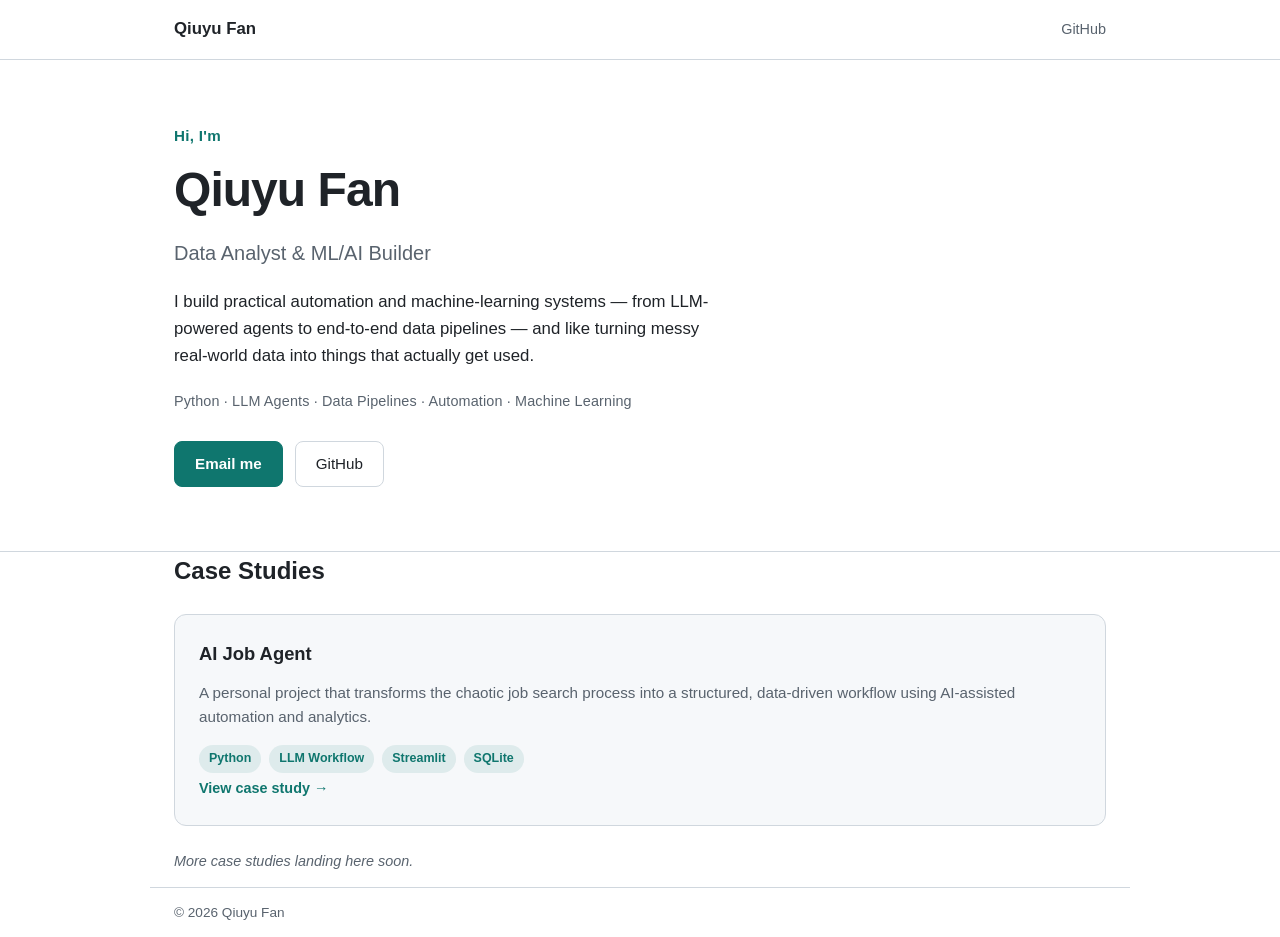
<file: index.html>
<!DOCTYPE html>
<html lang="en">
<head>
  <meta charset="UTF-8">
  <meta name="viewport" content="width=device-width, initial-scale=1.0">
  <title>Qiuyu Fan — Data Analyst &amp; ML/AI Builder</title>
  <meta name="description" content="Portfolio of Qiuyu Fan — data analyst and builder of practical AI/ML automation projects.">
  <link rel="stylesheet" href="css/style.css">
</head>
<body>

  <nav class="topnav">
    <div class="container topnav-inner">
      <a href="index.html" class="brand">Qiuyu Fan</a>
      <a href="https://github.com/qiuyufan" class="topnav-link" target="_blank" rel="noopener">GitHub</a>
    </div>
  </nav>

  <header class="hero">
    <div class="container">
      <p class="eyebrow">Hi, I'm</p>
      <h1>Qiuyu Fan</h1>
      <p class="role">Data Analyst &amp; ML/AI Builder</p>
      <p class="lede">
        I build practical automation and machine-learning systems — from LLM-powered
        agents to end-to-end data pipelines — and like turning messy real-world
        data into things that actually get used.
      </p>
      <p class="stack-strip">Python · LLM Agents · Data Pipelines · Automation · Machine Learning</p>
      <div class="links">
        <a href="mailto:james.fanqiuyu@gmail.com" class="btn btn-primary">Email me</a>
        <a href="https://github.com/qiuyufan" class="btn" target="_blank" rel="noopener">GitHub</a>
      </div>
    </div>
  </header>

  <main class="container">
    <section id="projects">
      <h2>Case Studies</h2>
      <div class="grid">
        <a class="project-card" href="projects/job-agent.html">
          <h3>AI Job Agent</h3>
          <p>
            A personal project that transforms the chaotic job search process
            into a structured, data-driven workflow using AI-assisted
            automation and analytics.
          </p>
          <ul class="tags">
            <li>Python</li>
            <li>LLM Workflow</li>
            <li>Streamlit</li>
            <li>SQLite</li>
          </ul>
          <span class="card-cta">View case study →</span>
        </a>
      </div>
      <p class="more-note">More case studies landing here soon.</p>
    </section>
  </main>

  <footer class="container">
    <p>&copy; <span id="year"></span> Qiuyu Fan</p>
  </footer>

  <script>
    document.getElementById('year').textContent = new Date().getFullYear();
  </script>
</body>
</html>
</file>
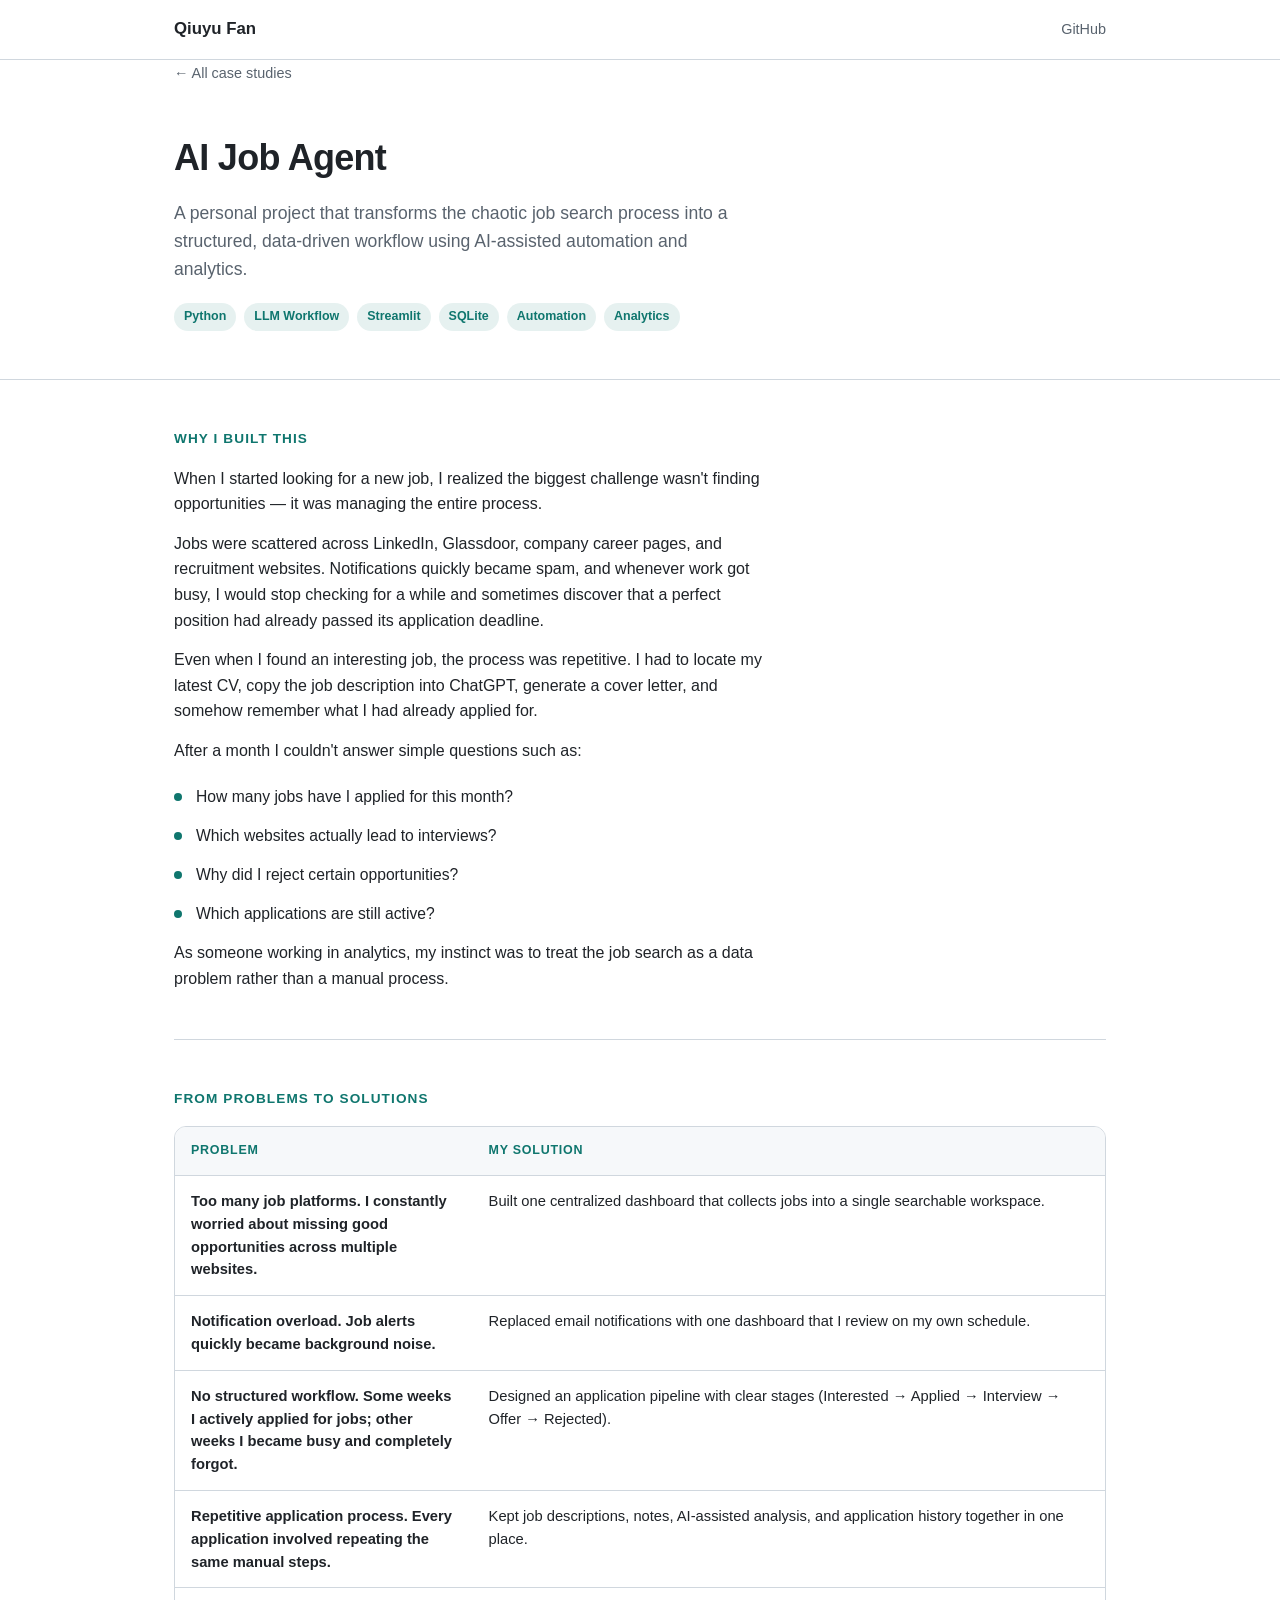
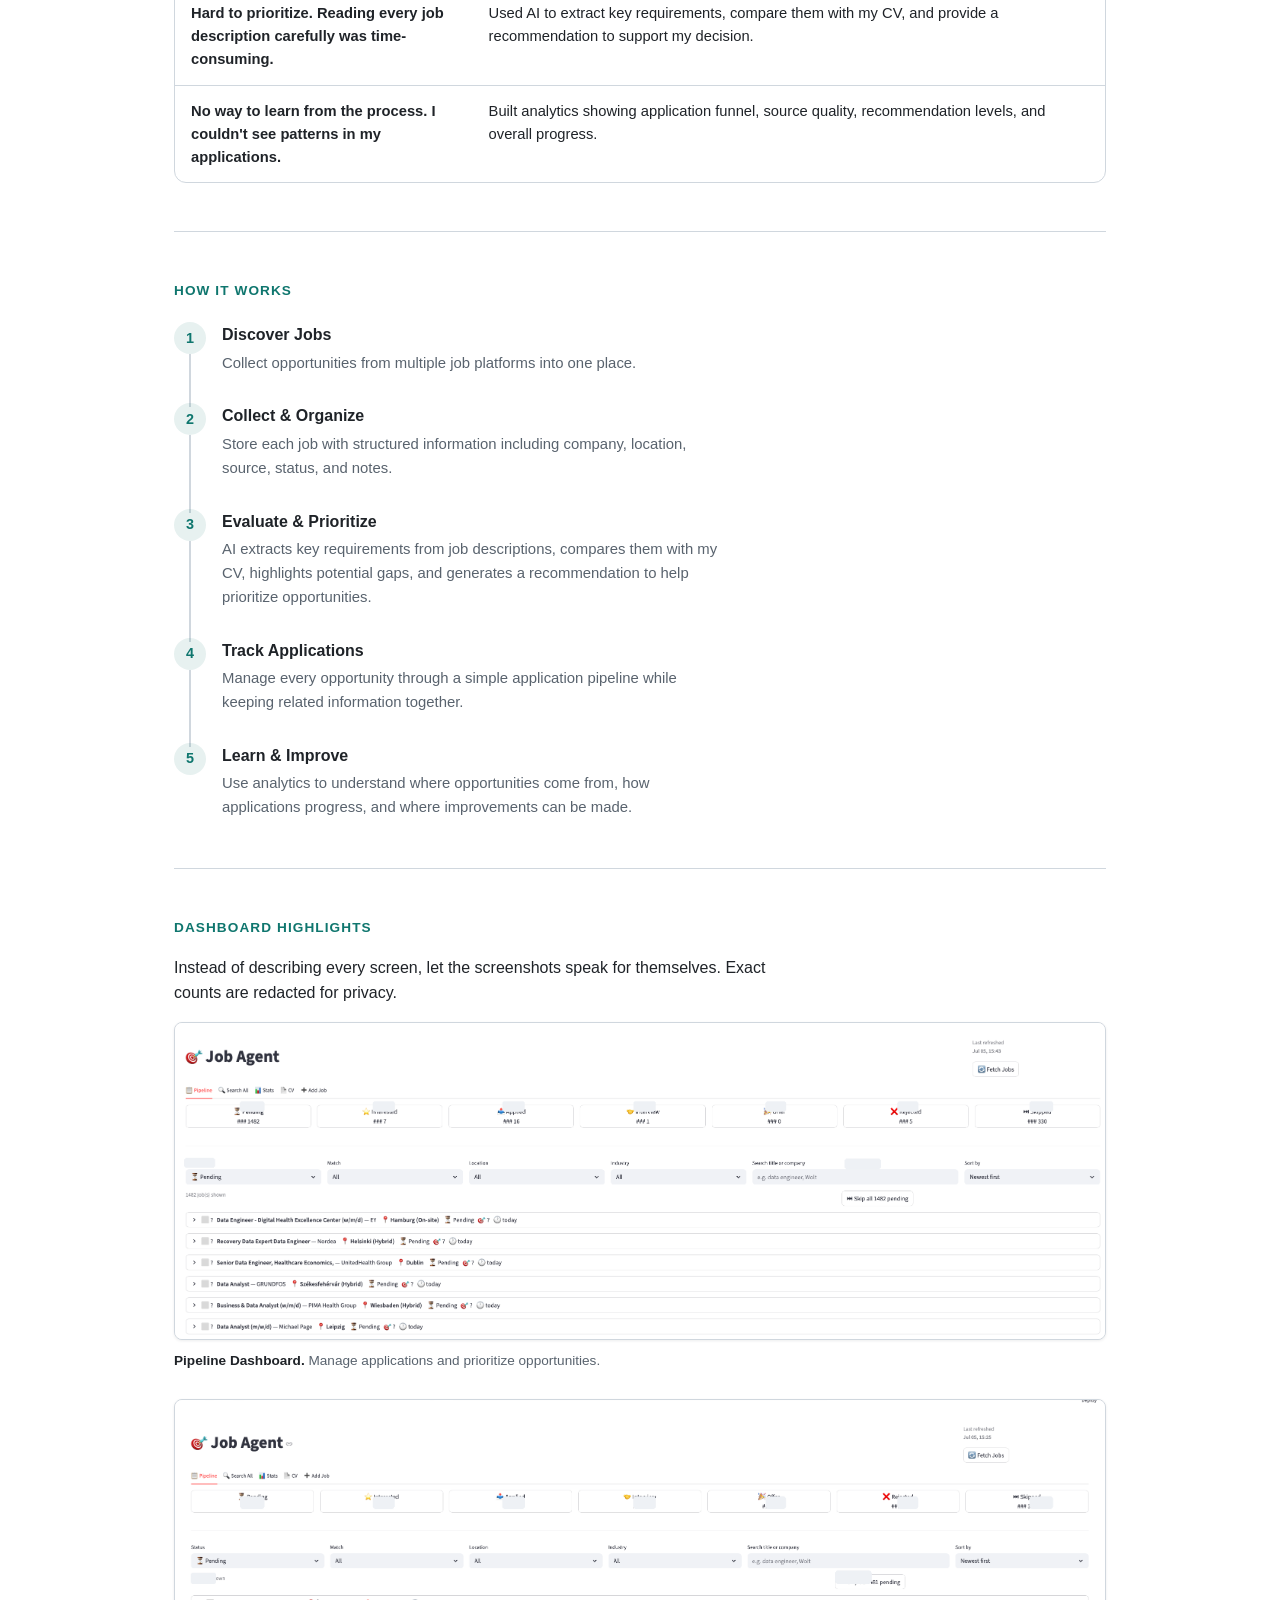
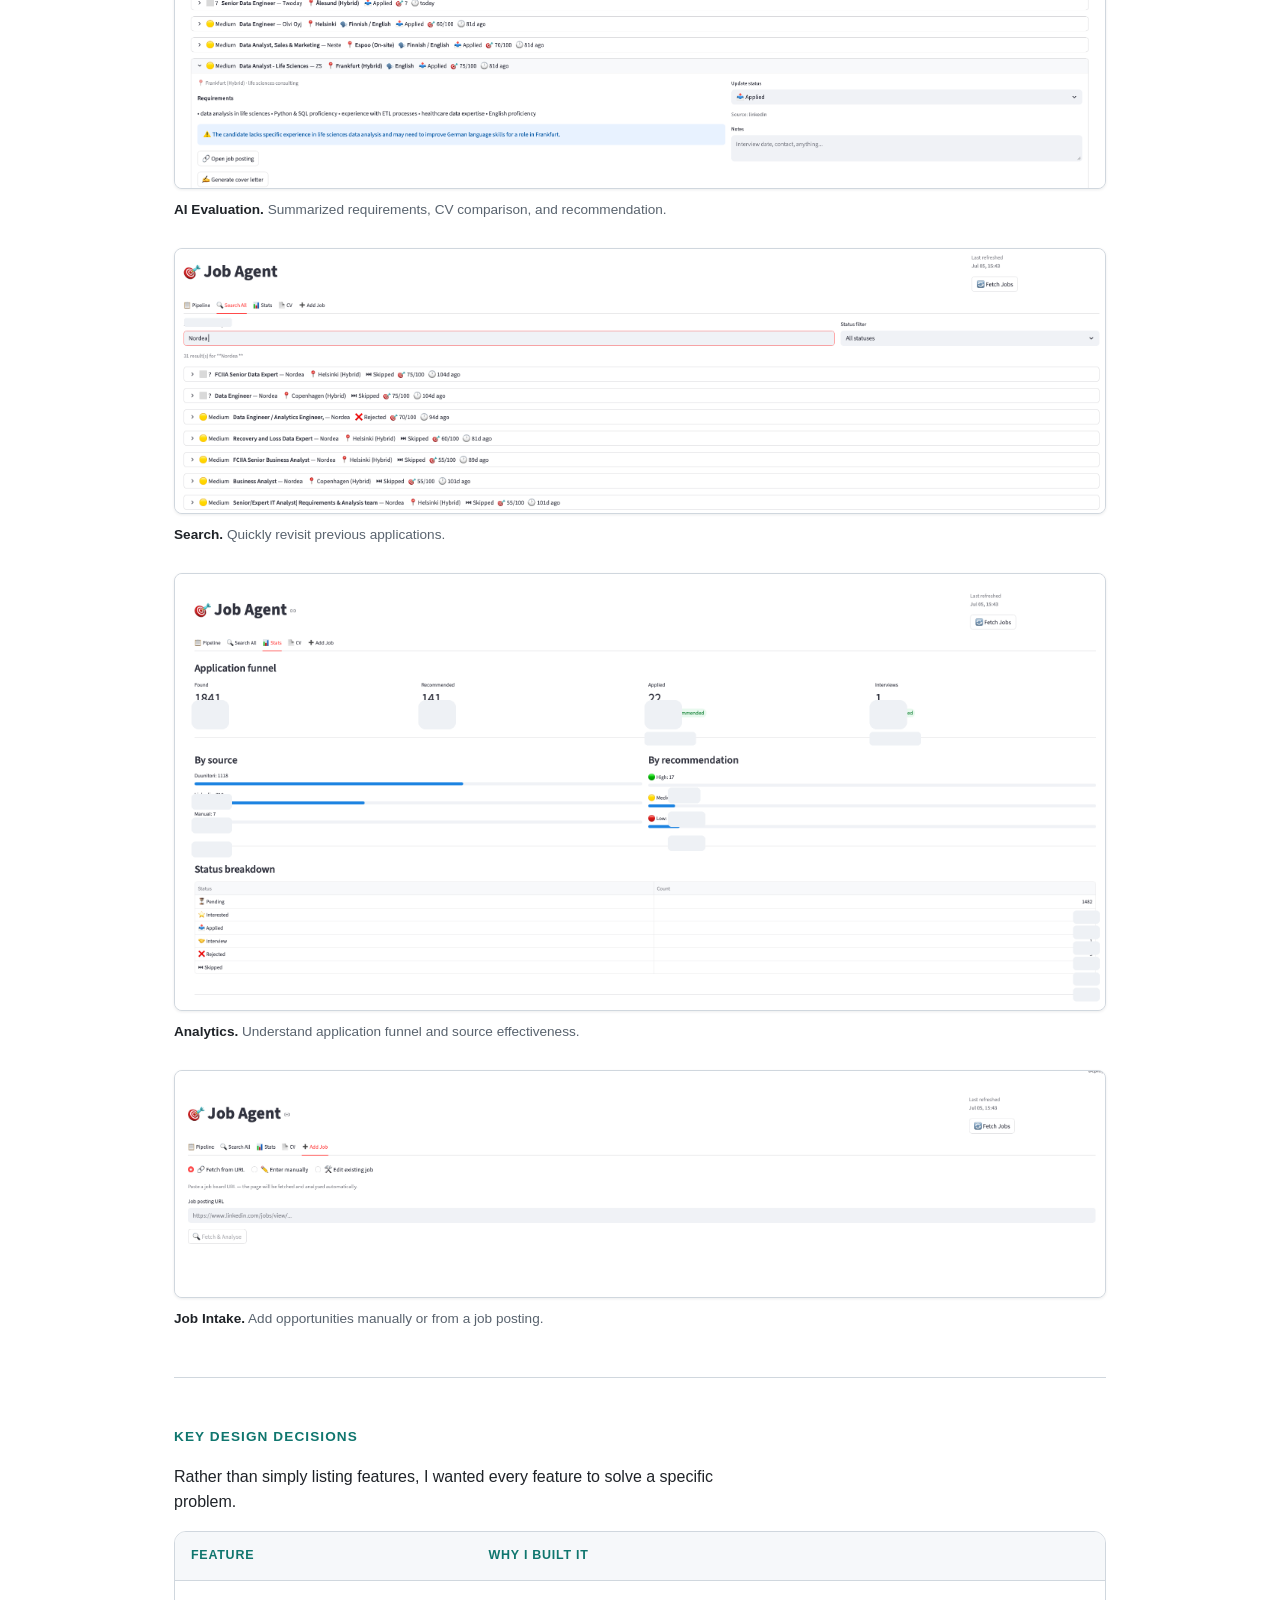
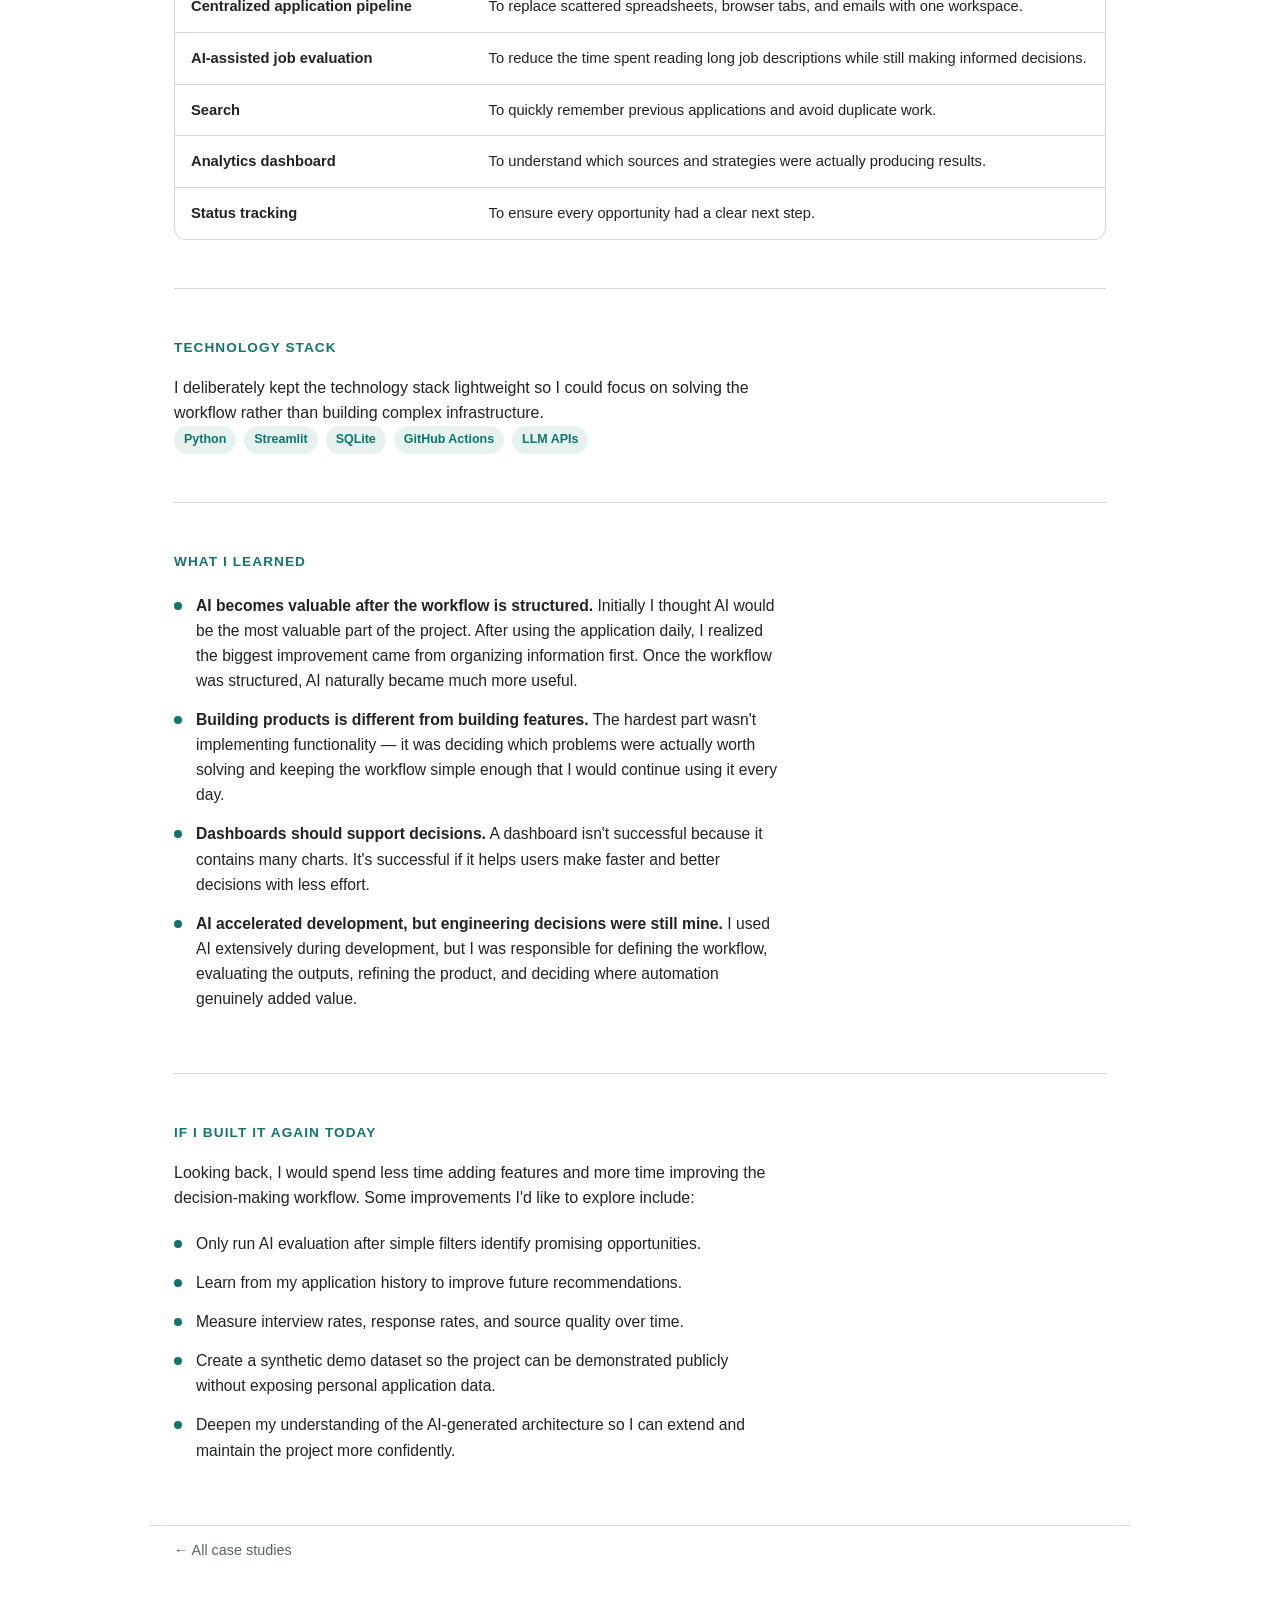
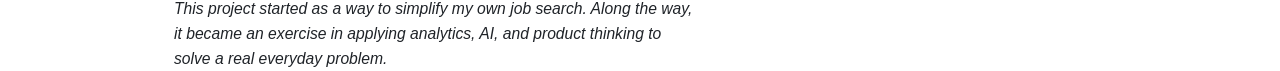
<file: projects/job-agent.html>
<!DOCTYPE html>
<html lang="en">
<head>
  <meta charset="UTF-8">
  <meta name="viewport" content="width=device-width, initial-scale=1.0">
  <title>AI Job Agent — Case Study | Qiuyu Fan</title>
  <meta name="description" content="Case study: a personal project that transforms the chaotic job search process into a structured, data-driven workflow using AI-assisted automation and analytics.">
  <link rel="stylesheet" href="../css/style.css">
</head>
<body>

  <nav class="topnav">
    <div class="container topnav-inner">
      <a href="../index.html" class="brand">Qiuyu Fan</a>
      <a href="https://github.com/qiuyufan" class="topnav-link" target="_blank" rel="noopener">GitHub</a>
    </div>
  </nav>

  <div class="container">
    <a href="../index.html" class="back-link">← All case studies</a>
  </div>

  <header class="project-hero">
    <div class="container">
      <h1>AI Job Agent</h1>
      <p class="subtitle">
        A personal project that transforms the chaotic job search process into
        a structured, data-driven workflow using AI-assisted automation and
        analytics.
      </p>
      <ul class="tags">
        <li>Python</li>
        <li>LLM Workflow</li>
        <li>Streamlit</li>
        <li>SQLite</li>
        <li>Automation</li>
        <li>Analytics</li>
      </ul>
    </div>
  </header>

  <main class="container">

    <section class="proj-section">
      <h2>Why I Built This</h2>
      <div class="section-body">
        <p>
          When I started looking for a new job, I realized the biggest challenge
          wasn't finding opportunities — it was managing the entire process.
        </p>
        <p>
          Jobs were scattered across LinkedIn, Glassdoor, company career pages,
          and recruitment websites. Notifications quickly became spam, and
          whenever work got busy, I would stop checking for a while and
          sometimes discover that a perfect position had already passed its
          application deadline.
        </p>
        <p>
          Even when I found an interesting job, the process was repetitive. I
          had to locate my latest CV, copy the job description into ChatGPT,
          generate a cover letter, and somehow remember what I had already
          applied for.
        </p>
        <p>After a month I couldn't answer simple questions such as:</p>
        <ul class="value-list">
          <li>How many jobs have I applied for this month?</li>
          <li>Which websites actually lead to interviews?</li>
          <li>Why did I reject certain opportunities?</li>
          <li>Which applications are still active?</li>
        </ul>
        <p>
          As someone working in analytics, my instinct was to treat the job
          search as a data problem rather than a manual process.
        </p>
      </div>
    </section>

    <section class="proj-section">
      <h2>From Problems to Solutions</h2>
      <div class="table-wrap">
        <table class="case-table">
          <thead>
            <tr><th>Problem</th><th>My Solution</th></tr>
          </thead>
          <tbody>
            <tr>
              <td>Too many job platforms. I constantly worried about missing good opportunities across multiple websites.</td>
              <td>Built one centralized dashboard that collects jobs into a single searchable workspace.</td>
            </tr>
            <tr>
              <td>Notification overload. Job alerts quickly became background noise.</td>
              <td>Replaced email notifications with one dashboard that I review on my own schedule.</td>
            </tr>
            <tr>
              <td>No structured workflow. Some weeks I actively applied for jobs; other weeks I became busy and completely forgot.</td>
              <td>Designed an application pipeline with clear stages (Interested → Applied → Interview → Offer → Rejected).</td>
            </tr>
            <tr>
              <td>Repetitive application process. Every application involved repeating the same manual steps.</td>
              <td>Kept job descriptions, notes, AI-assisted analysis, and application history together in one place.</td>
            </tr>
            <tr>
              <td>Hard to prioritize. Reading every job description carefully was time-consuming.</td>
              <td>Used AI to extract key requirements, compare them with my CV, and provide a recommendation to support my decision.</td>
            </tr>
            <tr>
              <td>No way to learn from the process. I couldn't see patterns in my applications.</td>
              <td>Built analytics showing application funnel, source quality, recommendation levels, and overall progress.</td>
            </tr>
          </tbody>
        </table>
      </div>
    </section>

    <section class="proj-section">
      <h2>How It Works</h2>
      <ol class="workflow-steps">
        <li>
          <span class="step-num">1</span>
          <div>
            <h3>Discover Jobs</h3>
            <p>Collect opportunities from multiple job platforms into one place.</p>
          </div>
        </li>
        <li>
          <span class="step-num">2</span>
          <div>
            <h3>Collect &amp; Organize</h3>
            <p>Store each job with structured information including company, location, source, status, and notes.</p>
          </div>
        </li>
        <li>
          <span class="step-num">3</span>
          <div>
            <h3>Evaluate &amp; Prioritize</h3>
            <p>AI extracts key requirements from job descriptions, compares them with my CV, highlights potential gaps, and generates a recommendation to help prioritize opportunities.</p>
          </div>
        </li>
        <li>
          <span class="step-num">4</span>
          <div>
            <h3>Track Applications</h3>
            <p>Manage every opportunity through a simple application pipeline while keeping related information together.</p>
          </div>
        </li>
        <li>
          <span class="step-num">5</span>
          <div>
            <h3>Learn &amp; Improve</h3>
            <p>Use analytics to understand where opportunities come from, how applications progress, and where improvements can be made.</p>
          </div>
        </li>
      </ol>
    </section>

    <section class="proj-section">
      <h2>Dashboard Highlights</h2>
      <div class="section-body">
        <p>Instead of describing every screen, let the screenshots speak for themselves. Exact counts are redacted for privacy.</p>
      </div>
      <div class="screenshot-grid screenshot-grid-wide">
        <div class="screenshot-slot screenshot-feature">
          <figure>
            <img src="../assets/img/job-agent/pipeline-overview.png" alt="Job Agent pipeline overview with status cards, filters, search box, and job rows.">
            <figcaption><strong>Pipeline Dashboard.</strong> Manage applications and prioritize opportunities.</figcaption>
          </figure>
        </div>
        <div class="screenshot-slot screenshot-feature">
          <figure>
            <img src="../assets/img/job-agent/pipeline-ai-evaluation.png" alt="Expanded job record showing extracted requirements, match score, status controls, and candidate gap note.">
            <figcaption><strong>AI Evaluation.</strong> Summarized requirements, CV comparison, and recommendation.</figcaption>
          </figure>
        </div>
        <div class="screenshot-slot screenshot-feature">
          <figure>
            <img src="../assets/img/job-agent/search-history.png" alt="Search page showing historical job results filtered by company keyword.">
            <figcaption><strong>Search.</strong> Quickly revisit previous applications.</figcaption>
          </figure>
        </div>
        <div class="screenshot-slot screenshot-feature">
          <figure>
            <img src="../assets/img/job-agent/analytics-funnel.png" alt="Stats page showing application funnel, source breakdown, recommendation breakdown, and status table.">
            <figcaption><strong>Analytics.</strong> Understand application funnel and source effectiveness.</figcaption>
          </figure>
        </div>
        <div class="screenshot-slot screenshot-feature">
          <figure>
            <img src="../assets/img/job-agent/job-intake.png" alt="Add job page with options to fetch from URL, enter manually, or edit an existing job.">
            <figcaption><strong>Job Intake.</strong> Add opportunities manually or from a job posting.</figcaption>
          </figure>
        </div>
      </div>
    </section>

    <section class="proj-section">
      <h2>Key Design Decisions</h2>
      <div class="section-body">
        <p>Rather than simply listing features, I wanted every feature to solve a specific problem.</p>
      </div>
      <div class="table-wrap">
        <table class="case-table">
          <thead>
            <tr><th>Feature</th><th>Why I Built It</th></tr>
          </thead>
          <tbody>
            <tr>
              <td>Centralized application pipeline</td>
              <td>To replace scattered spreadsheets, browser tabs, and emails with one workspace.</td>
            </tr>
            <tr>
              <td>AI-assisted job evaluation</td>
              <td>To reduce the time spent reading long job descriptions while still making informed decisions.</td>
            </tr>
            <tr>
              <td>Search</td>
              <td>To quickly remember previous applications and avoid duplicate work.</td>
            </tr>
            <tr>
              <td>Analytics dashboard</td>
              <td>To understand which sources and strategies were actually producing results.</td>
            </tr>
            <tr>
              <td>Status tracking</td>
              <td>To ensure every opportunity had a clear next step.</td>
            </tr>
          </tbody>
        </table>
      </div>
    </section>

    <section class="proj-section">
      <h2>Technology Stack</h2>
      <div class="section-body">
        <p>I deliberately kept the technology stack lightweight so I could focus on solving the workflow rather than building complex infrastructure.</p>
      </div>
      <ul class="tags">
        <li>Python</li>
        <li>Streamlit</li>
        <li>SQLite</li>
        <li>GitHub Actions</li>
        <li>LLM APIs</li>
      </ul>
    </section>

    <section class="proj-section">
      <h2>What I Learned</h2>
      <ul class="value-list">
        <li><strong>AI becomes valuable after the workflow is structured.</strong> Initially I thought AI would be the most valuable part of the project. After using the application daily, I realized the biggest improvement came from organizing information first. Once the workflow was structured, AI naturally became much more useful.</li>
        <li><strong>Building products is different from building features.</strong> The hardest part wasn't implementing functionality — it was deciding which problems were actually worth solving and keeping the workflow simple enough that I would continue using it every day.</li>
        <li><strong>Dashboards should support decisions.</strong> A dashboard isn't successful because it contains many charts. It's successful if it helps users make faster and better decisions with less effort.</li>
        <li><strong>AI accelerated development, but engineering decisions were still mine.</strong> I used AI extensively during development, but I was responsible for defining the workflow, evaluating the outputs, refining the product, and deciding where automation genuinely added value.</li>
      </ul>
    </section>

    <section class="proj-section">
      <h2>If I Built It Again Today</h2>
      <div class="section-body">
        <p>Looking back, I would spend less time adding features and more time improving the decision-making workflow. Some improvements I'd like to explore include:</p>
      </div>
      <ul class="lessons-list">
        <li>Only run AI evaluation after simple filters identify promising opportunities.</li>
        <li>Learn from my application history to improve future recommendations.</li>
        <li>Measure interview rates, response rates, and source quality over time.</li>
        <li>Create a synthetic demo dataset so the project can be demonstrated publicly without exposing personal application data.</li>
        <li>Deepen my understanding of the AI-generated architecture so I can extend and maintain the project more confidently.</li>
      </ul>
    </section>

  </main>

  <footer class="container">
    <p><a href="../index.html" class="back-link">← All case studies</a></p>
    <p class="closing-thought">This project started as a way to simplify my own job search. Along the way, it became an exercise in applying analytics, AI, and product thinking to solve a real everyday problem.</p>
  </footer>

</body>
</html>
</file>
<file: css/style.css>
:root {
  --bg: #ffffff;
  --bg-alt: #f6f8fa;
  --border: #d0d7de;
  --text: #1f2328;
  --muted: #59636e;
  --accent: #0f766e;
  --accent-dim: rgba(15, 118, 110, 0.1);
  --max-width: 980px;
}

* {
  box-sizing: border-box;
}

html {
  scroll-behavior: smooth;
}

body {
  margin: 0;
  background: var(--bg);
  color: var(--text);
  font-family: -apple-system, BlinkMacSystemFont, "Segoe UI", Roboto, Helvetica, Arial, sans-serif;
  line-height: 1.6;
  -webkit-font-smoothing: antialiased;
}

.container {
  max-width: var(--max-width);
  margin: 0 auto;
  padding: 0 24px;
}

/* Top nav */

.topnav {
  border-bottom: 1px solid var(--border);
  position: sticky;
  top: 0;
  background: rgba(255, 255, 255, 0.85);
  backdrop-filter: blur(8px);
  z-index: 10;
}

.topnav-inner {
  display: flex;
  align-items: center;
  justify-content: space-between;
  padding-top: 16px;
  padding-bottom: 16px;
}

.brand {
  color: var(--text);
  text-decoration: none;
  font-weight: 700;
  font-size: 1.05rem;
}

.topnav-link {
  color: var(--muted);
  text-decoration: none;
  font-size: 0.9rem;
  font-weight: 500;
}

.topnav-link:hover {
  color: var(--accent);
}

/* Hero */

.hero {
  padding: 64px 0 64px;
  border-bottom: 1px solid var(--border);
}

.eyebrow {
  margin: 0 0 4px;
  color: var(--accent);
  font-size: 0.95rem;
  font-weight: 600;
  letter-spacing: 0.02em;
}

.hero h1 {
  margin: 0;
  font-size: 3rem;
  font-weight: 700;
  letter-spacing: -0.02em;
}

.role {
  margin: 8px 0 20px;
  font-size: 1.25rem;
  color: var(--muted);
  font-weight: 500;
}

.lede {
  max-width: 60ch;
  color: var(--text);
  font-size: 1.05rem;
}

.stack-strip {
  margin: 20px 0 28px;
  color: var(--muted);
  font-size: 0.9rem;
  letter-spacing: 0.01em;
}

.links {
  display: flex;
  gap: 12px;
}

.btn {
  display: inline-block;
  padding: 10px 20px;
  border-radius: 8px;
  border: 1px solid var(--border);
  color: var(--text);
  text-decoration: none;
  font-size: 0.95rem;
  font-weight: 500;
  transition: border-color 0.15s ease, background 0.15s ease;
}

.btn:hover {
  border-color: var(--accent);
  background: var(--bg-alt);
}

.btn-primary {
  background: var(--accent);
  border-color: var(--accent);
  color: #ffffff;
  font-weight: 600;
}

.btn-primary:hover {
  background: var(--accent);
  opacity: 0.9;
}

/* Projects */

main {
  padding: 64px 0 32px;
}

h2 {
  font-size: 1.5rem;
  margin: 0 0 24px;
}

.grid {
  display: grid;
  grid-template-columns: repeat(auto-fit, minmax(280px, 1fr));
  gap: 20px;
}

.card {
  background: var(--bg-alt);
  border: 1px solid var(--border);
  border-radius: 12px;
  padding: 24px;
  transition: border-color 0.15s ease, transform 0.15s ease;
}

.card:hover {
  border-color: var(--accent);
  transform: translateY(-2px);
}

.card h3 {
  margin: 0 0 12px;
  font-size: 1.15rem;
}

.card p {
  margin: 0 0 16px;
  color: var(--muted);
  font-size: 0.95rem;
}

.card p em {
  color: var(--text);
  font-style: normal;
  font-weight: 600;
}

/* Project card (links to case study page) */

.project-card {
  display: block;
  background: var(--bg-alt);
  border: 1px solid var(--border);
  border-radius: 12px;
  padding: 24px;
  text-decoration: none;
  color: inherit;
  transition: border-color 0.15s ease, transform 0.15s ease;
}

.project-card:hover {
  border-color: var(--accent);
  transform: translateY(-2px);
}

.project-card h3 {
  margin: 0 0 12px;
  font-size: 1.15rem;
  color: var(--text);
}

.project-card p {
  margin: 0 0 16px;
  color: var(--muted);
  font-size: 0.95rem;
}

.card-cta {
  display: inline-block;
  margin-top: 4px;
  color: var(--accent);
  font-size: 0.9rem;
  font-weight: 600;
}

.tags {
  list-style: none;
  display: flex;
  flex-wrap: wrap;
  gap: 8px;
  margin: 0;
  padding: 0;
}

.tags li {
  background: var(--accent-dim);
  color: var(--accent);
  font-size: 0.78rem;
  font-weight: 600;
  padding: 4px 10px;
  border-radius: 999px;
}

.more-note {
  margin-top: 24px;
  color: var(--muted);
  font-size: 0.9rem;
  font-style: italic;
}

/* Footer */

footer {
  padding: 32px 0 64px;
  color: var(--muted);
  font-size: 0.85rem;
  border-top: 1px solid var(--border);
  margin-top: 32px;
}

/* Case study page */

.back-link {
  display: inline-block;
  margin-bottom: 20px;
  color: var(--muted);
  text-decoration: none;
  font-size: 0.9rem;
  font-weight: 500;
}

.back-link:hover {
  color: var(--accent);
}

.project-hero {
  padding: 24px 0 48px;
  border-bottom: 1px solid var(--border);
}

.project-hero h1 {
  margin: 0 0 12px;
  font-size: 2.25rem;
  letter-spacing: -0.02em;
}

.project-hero .subtitle {
  margin: 0 0 20px;
  color: var(--muted);
  font-size: 1.1rem;
  max-width: 60ch;
}

.proj-section {
  padding: 48px 0;
  border-bottom: 1px solid var(--border);
}

.proj-section-compact {
  padding: 32px 0;
}

.proj-section:last-of-type {
  border-bottom: none;
}

.proj-section h2 {
  margin: 0 0 8px;
  font-size: 0.85rem;
  font-weight: 700;
  text-transform: uppercase;
  letter-spacing: 0.08em;
  color: var(--accent);
}

.proj-section .section-body {
  margin-top: 16px;
  color: var(--text);
  font-size: 1rem;
  max-width: 68ch;
}

.proj-section .section-body p {
  margin: 0 0 14px;
}

.proj-section .section-body p:last-child {
  margin-bottom: 0;
}

/* Case study tables */

.table-wrap {
  margin-top: 16px;
  overflow-x: auto;
  border: 1px solid var(--border);
  border-radius: 12px;
}

.case-table {
  width: 100%;
  border-collapse: collapse;
  font-size: 0.92rem;
}

.case-table th,
.case-table td {
  padding: 14px 16px;
  text-align: left;
  vertical-align: top;
  border-bottom: 1px solid var(--border);
}

.case-table th {
  background: var(--bg-alt);
  color: var(--accent);
  font-size: 0.78rem;
  font-weight: 700;
  text-transform: uppercase;
  letter-spacing: 0.06em;
  white-space: nowrap;
}

.case-table td {
  color: var(--text);
  line-height: 1.55;
}

.case-table td:first-child {
  font-weight: 600;
  width: 32%;
}

.case-table tbody tr:last-child td {
  border-bottom: none;
}

.case-table tbody tr:hover {
  background: var(--bg-alt);
}

/* Workflow steps */

.workflow-steps {
  list-style: none;
  margin: 20px 0 0;
  padding: 0;
}

.workflow-steps li {
  display: flex;
  gap: 16px;
  position: relative;
  padding-bottom: 28px;
}

.workflow-steps li:last-child {
  padding-bottom: 0;
}

.workflow-steps li:not(:last-child)::after {
  content: "";
  position: absolute;
  left: 15px;
  top: 32px;
  bottom: -4px;
  width: 2px;
  background: var(--border);
}

.step-num {
  flex: 0 0 32px;
  width: 32px;
  height: 32px;
  border-radius: 50%;
  background: var(--accent-dim);
  color: var(--accent);
  display: flex;
  align-items: center;
  justify-content: center;
  font-weight: 700;
  font-size: 0.9rem;
  z-index: 1;
}

.workflow-steps h3 {
  margin: 0 0 4px;
  font-size: 1rem;
  color: var(--text);
}

.workflow-steps p {
  margin: 0;
  color: var(--muted);
  font-size: 0.93rem;
  max-width: 60ch;
}

/* Architecture diagram */

.architecture-diagram {
  margin-top: 16px;
  padding: 24px;
  background: var(--bg-alt);
  border: 1px solid var(--border);
  border-radius: 12px;
}

.architecture-diagram svg {
  width: 100%;
  height: auto;
  display: block;
}

.architecture-note {
  margin-top: 12px;
  color: var(--muted);
  font-size: 0.85rem;
}

/* Dashboard screenshots */

.screenshot-grid {
  display: grid;
  grid-template-columns: repeat(auto-fit, minmax(260px, 1fr));
  gap: 20px;
  margin-top: 16px;
}

.screenshot-grid-wide {
  grid-template-columns: 1fr;
  gap: 28px;
}

.screenshot-slot figure {
  margin: 0;
}

.screenshot-placeholder {
  aspect-ratio: 16 / 10;
  border: 1px dashed var(--border);
  border-radius: 10px;
  background: var(--bg-alt);
  display: flex;
  align-items: center;
  justify-content: center;
  text-align: center;
  color: var(--muted);
  font-size: 0.85rem;
  padding: 16px;
}

.screenshot-slot img {
  width: 100%;
  border-radius: 8px;
  border: 1px solid var(--border);
  box-shadow: 0 1px 3px rgba(15, 23, 42, 0.08);
  display: block;
  background: #fff;
}

.screenshot-slot figcaption {
  margin-top: 10px;
  color: var(--muted);
  font-size: 0.85rem;
  text-align: left;
  line-height: 1.55;
}

.screenshot-slot figcaption strong {
  color: var(--text);
}

/* Technologies */

.tech-groups {
  margin-top: 16px;
  display: grid;
  grid-template-columns: repeat(auto-fit, minmax(200px, 1fr));
  gap: 20px;
}

.tech-group h4 {
  margin: 0 0 10px;
  font-size: 0.8rem;
  font-weight: 600;
  color: var(--muted);
  text-transform: uppercase;
  letter-spacing: 0.05em;
}

.tech-group ul {
  list-style: none;
  display: flex;
  flex-wrap: wrap;
  gap: 8px;
  margin: 0;
  padding: 0;
}

.tech-group li {
  background: var(--accent-dim);
  color: var(--accent);
  font-size: 0.78rem;
  font-weight: 600;
  padding: 4px 10px;
  border-radius: 999px;
}

/* Business value stats */

.stat-row {
  display: grid;
  grid-template-columns: repeat(auto-fit, minmax(140px, 1fr));
  gap: 16px;
  margin-top: 16px;
}

.stat {
  background: var(--bg-alt);
  border: 1px solid var(--border);
  border-radius: 12px;
  padding: 20px 16px;
  text-align: center;
}

.stat .stat-number {
  display: block;
  font-size: 1.9rem;
  font-weight: 700;
  color: var(--accent);
}

.stat .stat-label {
  display: block;
  margin-top: 4px;
  color: var(--muted);
  font-size: 0.8rem;
}

.value-list, .lessons-list {
  margin: 20px 0 0;
  padding: 0;
  list-style: none;
  max-width: 68ch;
}

.value-list li, .lessons-list li {
  position: relative;
  padding-left: 22px;
  margin-bottom: 14px;
  color: var(--text);
  font-size: 0.98rem;
  line-height: 1.6;
}

.value-list li::before, .lessons-list li::before {
  content: "";
  position: absolute;
  left: 0;
  top: 9px;
  width: 8px;
  height: 8px;
  border-radius: 50%;
  background: var(--accent);
}

.lessons-list li strong {
  color: var(--text);
}

.closing-thought {
  margin: 0;
  max-width: 60ch;
  color: var(--text);
  font-size: 0.98rem;
  font-style: italic;
  line-height: 1.6;
}

@media (max-width: 480px) {
  .hero {
    padding: 64px 0 48px;
  }
  .hero h1 {
    font-size: 2.25rem;
  }
  .project-hero h1 {
    font-size: 1.75rem;
  }
}
</file>
